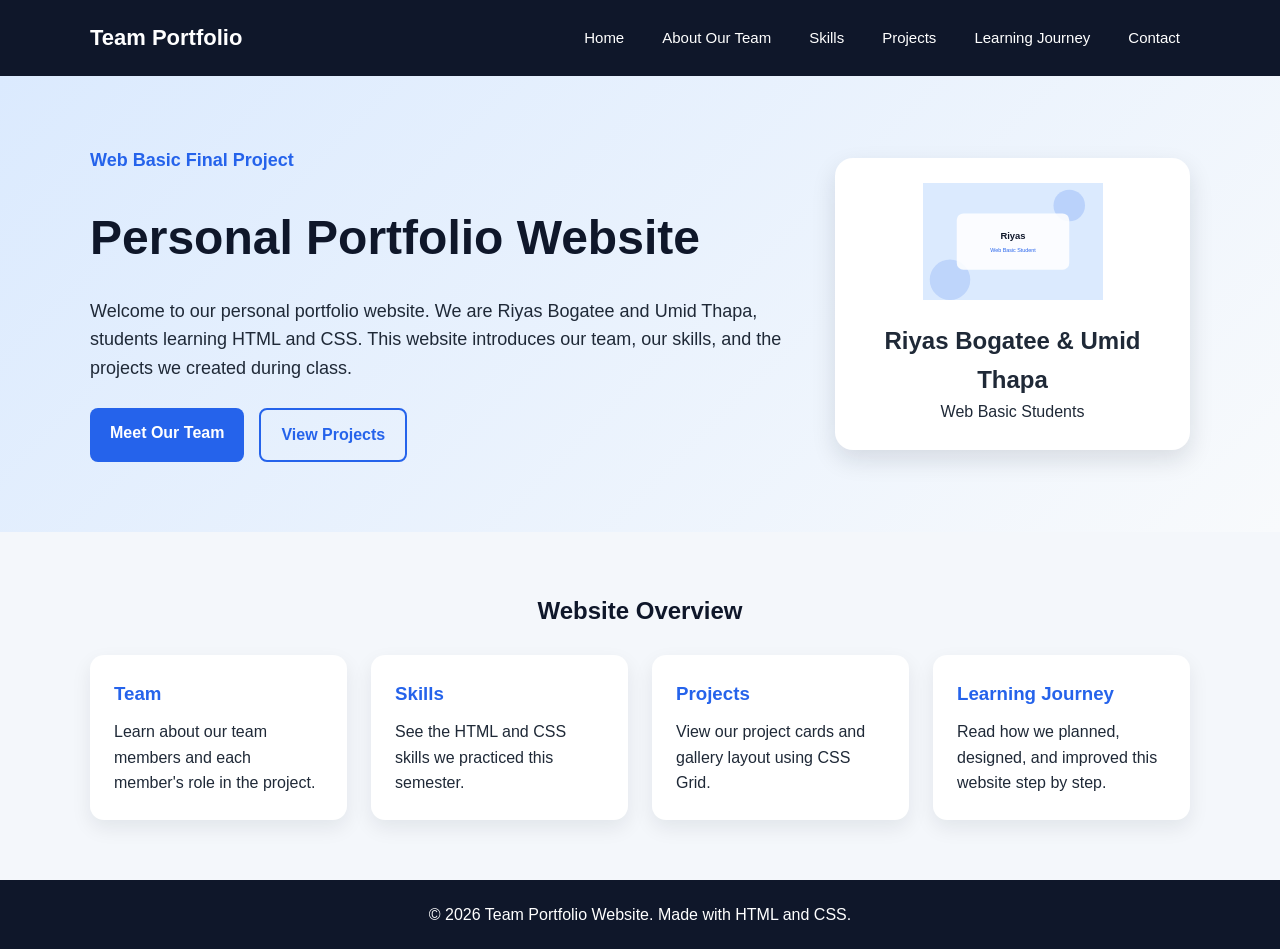
<file: index.html>
<!DOCTYPE html>
<html lang="en">
<head>
    <meta charset="UTF-8">
    <meta name="viewport" content="width=device-width, initial-scale=1.0">
    <title>Home | Personal Portfolio Website</title>
    <link rel="stylesheet" href="css/style.css">
</head>
<body>

<header class="site-header">
    <div class="container nav-wrapper">
        <a class="logo" href="index.html">Team Portfolio</a>

        <nav class="nav-menu">
            <a href="index.html">Home</a>
            <a href="about.html">About Our Team</a>
            <a href="skills.html">Skills</a>
            <a href="projects.html">Projects</a>
            <a href="journey.html">Learning Journey</a>
            <a href="contact.html">Contact</a>
        </nav>
    </div>
</header>


<main>
    <section class="hero">
        <div class="container hero-grid">
            <div class="hero-text">
                <p class="small-title">Web Basic Final Project</p>
                <h1>Personal Portfolio Website</h1>
                <p>
                    Welcome to our personal portfolio website. We are Riyas Bogatee and Umid Thapa,
                    students learning HTML and CSS. This website introduces our team, our skills,
                    and the projects we created during class.
                </p>
                <div class="hero-buttons">
                    <a class="btn primary" href="about.html">Meet Our Team</a>
                    <a class="btn secondary" href="projects.html">View Projects</a>
                </div>
            </div>

            <div class="hero-card">
                <img src="images/profile.svg" alt="Profile illustration">
                <h2>Riyas Bogatee & Umid Thapa</h2>
                <p>Web Basic Students</p>
            </div>
        </div>
    </section>

    <section class="container intro-section">
        <h2>Website Overview</h2>
        <div class="overview-grid">
            <article>
                <h3>Team</h3>
                <p>Learn about our team members and each member's role in the project.</p>
            </article>
            <article>
                <h3>Skills</h3>
                <p>See the HTML and CSS skills we practiced this semester.</p>
            </article>
            <article>
                <h3>Projects</h3>
                <p>View our project cards and gallery layout using CSS Grid.</p>
            </article>
            <article>
                <h3>Learning Journey</h3>
                <p>Read how we planned, designed, and improved this website step by step.</p>
            </article>
        </div>
    </section>
</main>


<footer class="site-footer">
    <p>&copy; 2026 Team Portfolio Website. Made with HTML and CSS.</p>
</footer>

</body>
</html>
</file>
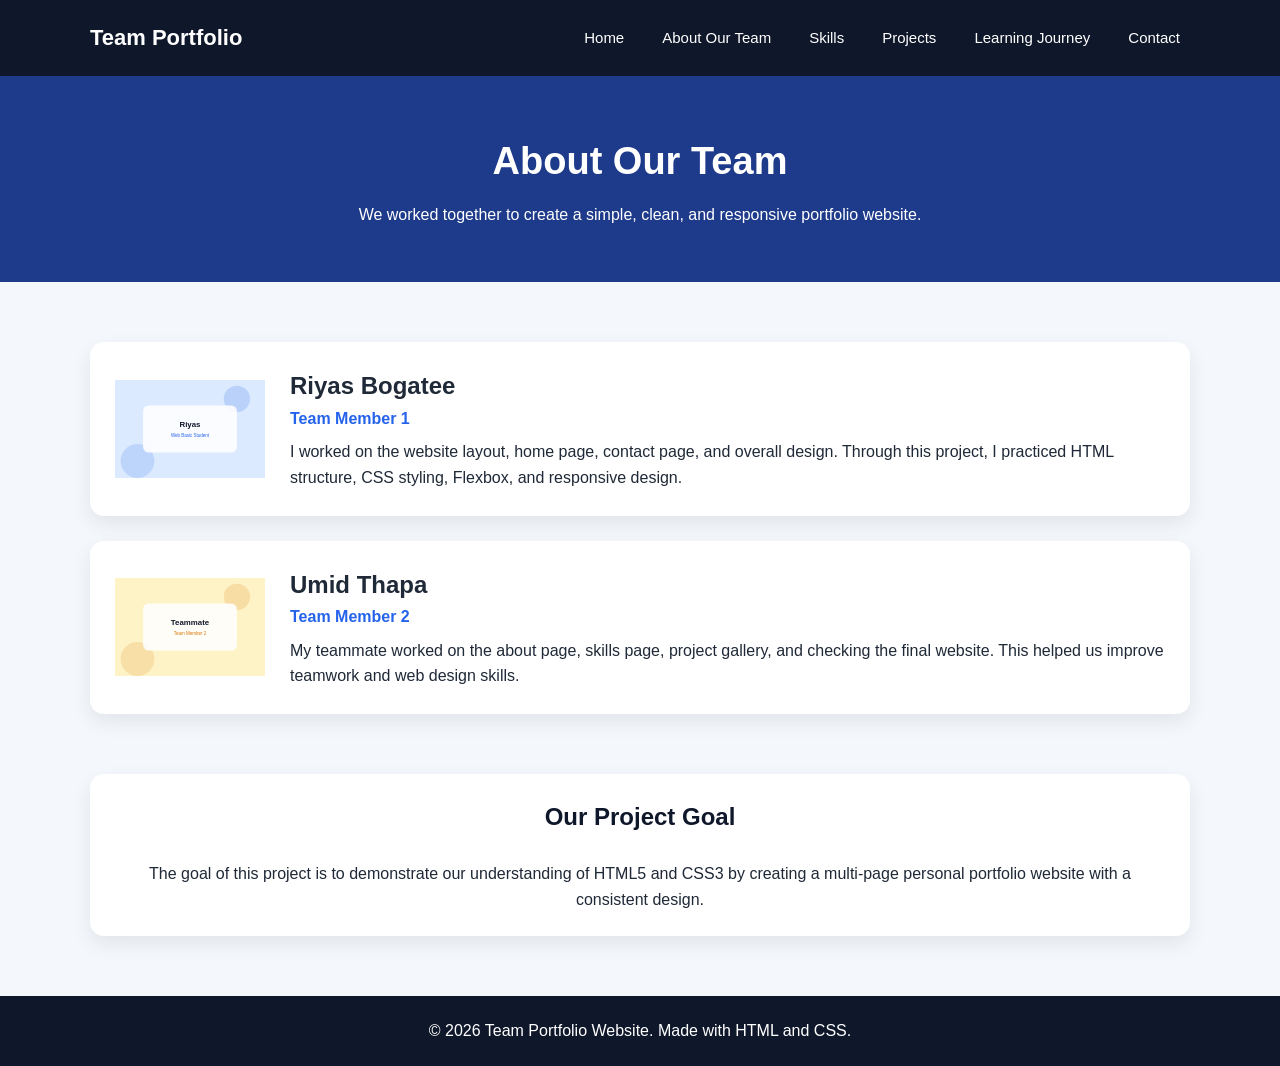
<file: about.html>
<!DOCTYPE html>
<html lang="en">
<head>
    <meta charset="UTF-8">
    <meta name="viewport" content="width=device-width, initial-scale=1.0">
    <title>About Our Team | Personal Portfolio Website</title>
    <link rel="stylesheet" href="css/style.css">
</head>
<body>

<header class="site-header">
    <div class="container nav-wrapper">
        <a class="logo" href="index.html">Team Portfolio</a>

        <nav class="nav-menu">
            <a href="index.html">Home</a>
            <a href="about.html">About Our Team</a>
            <a href="skills.html">Skills</a>
            <a href="projects.html">Projects</a>
            <a href="journey.html">Learning Journey</a>
            <a href="contact.html">Contact</a>
        </nav>
    </div>
</header>


<main>
    <section class="page-banner">
        <div class="container">
            <h1>About Our Team</h1>
            <p>We worked together to create a simple, clean, and responsive portfolio website.</p>
        </div>
    </section>

    <section class="container team-section">
        <div class="team-card">
            <img src="images/profile.svg" alt="Riyas profile image">
            <div>
                <h2>Riyas Bogatee</h2>
                <p class="role">Team Member 1</p>
                <p>
                    I worked on the website layout, home page, contact page, and overall design.
                    Through this project, I practiced HTML structure, CSS styling, Flexbox, and responsive design.
                </p>
            </div>
        </div>

        <div class="team-card">
            <img src="images/teammate.svg" alt="Teammate profile image">
            <div>
                <h2>Umid Thapa</h2>
                <p class="role">Team Member 2</p>
                <p>
                    My teammate worked on the about page, skills page, project gallery, and checking the final website.
                    This helped us improve teamwork and web design skills.
                </p>
            </div>
        </div>
    </section>

    <section class="container mission-box">
        <h2>Our Project Goal</h2>
        <p>
            The goal of this project is to demonstrate our understanding of HTML5 and CSS3 by creating
            a multi-page personal portfolio website with a consistent design.
        </p>
    </section>
</main>


<footer class="site-footer">
    <p>&copy; 2026 Team Portfolio Website. Made with HTML and CSS.</p>
</footer>

</body>
</html>
</file>
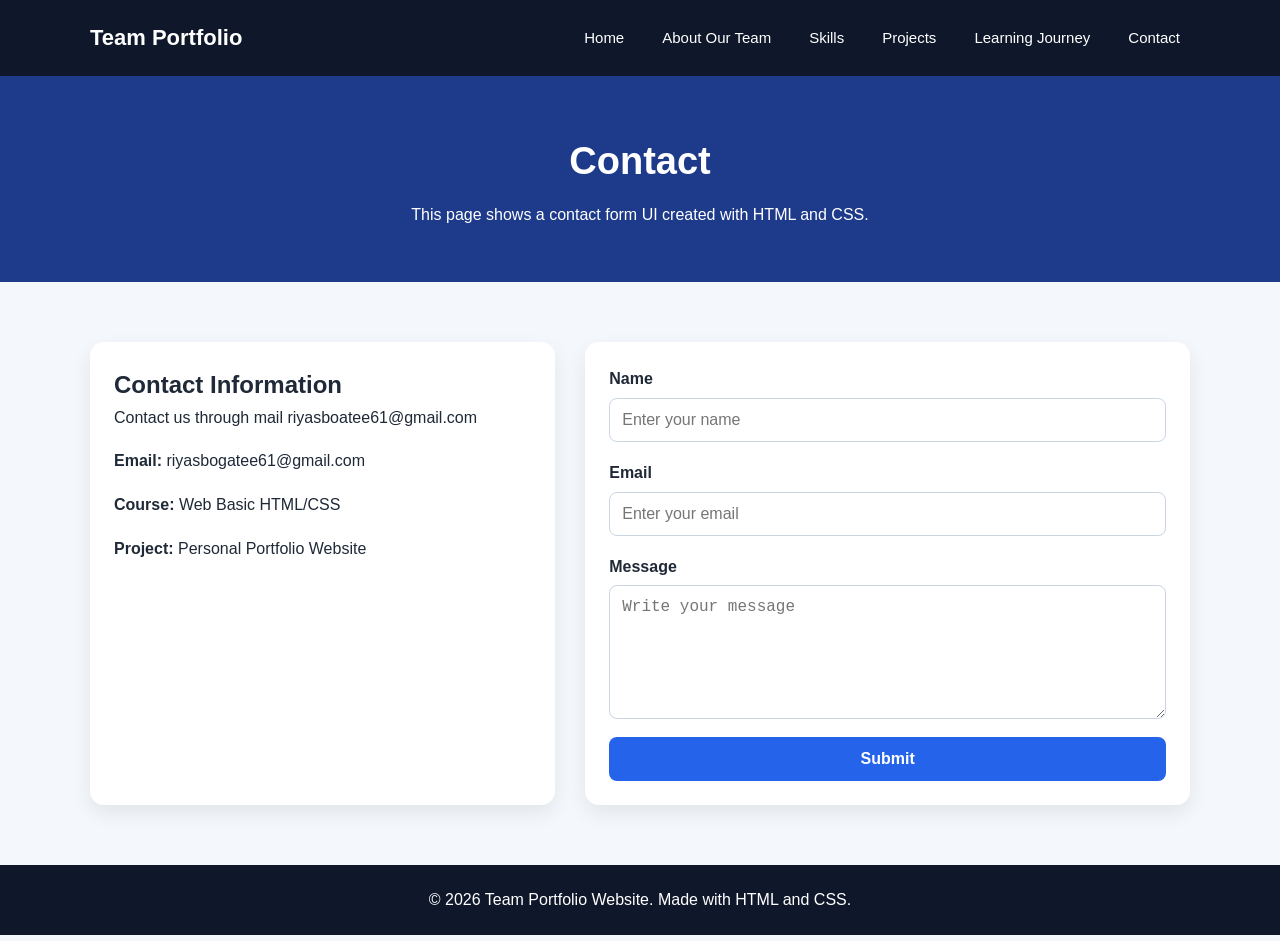
<file: contact.html>
<!DOCTYPE html>
<html lang="en">
<head>
    <meta charset="UTF-8">
    <meta name="viewport" content="width=device-width, initial-scale=1.0">
    <title>Contact | Personal Portfolio Website</title>
    <link rel="stylesheet" href="css/style.css">
</head>
<body>

<header class="site-header">
    <div class="container nav-wrapper">
        <a class="logo" href="index.html">Team Portfolio</a>

        <nav class="nav-menu">
            <a href="index.html">Home</a>
            <a href="about.html">About Our Team</a>
            <a href="skills.html">Skills</a>
            <a href="projects.html">Projects</a>
            <a href="journey.html">Learning Journey</a>
            <a href="contact.html">Contact</a>
        </nav>
    </div>
</header>


<main>
    <section class="page-banner">
        <div class="container">
            <h1>Contact</h1>
            <p>This page shows a contact form UI created with HTML and CSS.</p>
        </div>
    </section>

    <section class="container contact-layout">
        <div class="contact-info">
            <h2>Contact Information</h2>
            <p>Contact us through mail riyasboatee61@gmail.com</p>

            <div class="info-item">
                <strong>Email:</strong>
                <span>riyasbogatee61@gmail.com</span>
            </div>

            <div class="info-item">
                <strong>Course:</strong>
                <span>Web Basic HTML/CSS</span>
            </div>

            <div class="info-item">
                <strong>Project:</strong>
                <span>Personal Portfolio Website</span>
            </div>
        </div>

        <form class="contact-form">
            <label for="name">Name</label>
            <input type="text" id="name" name="name" placeholder="Enter your name">

            <label for="email">Email</label>
            <input type="email" id="email" name="email" placeholder="Enter your email">

            <label for="message">Message</label>
            <textarea id="message" name="message" rows="6" placeholder="Write your message"></textarea>

            <button type="submit">Submit</button>
        </form>
    </section>
</main>


<footer class="site-footer">
    <p>&copy; 2026 Team Portfolio Website. Made with HTML and CSS.</p>
</footer>

</body>
</html>
</file>
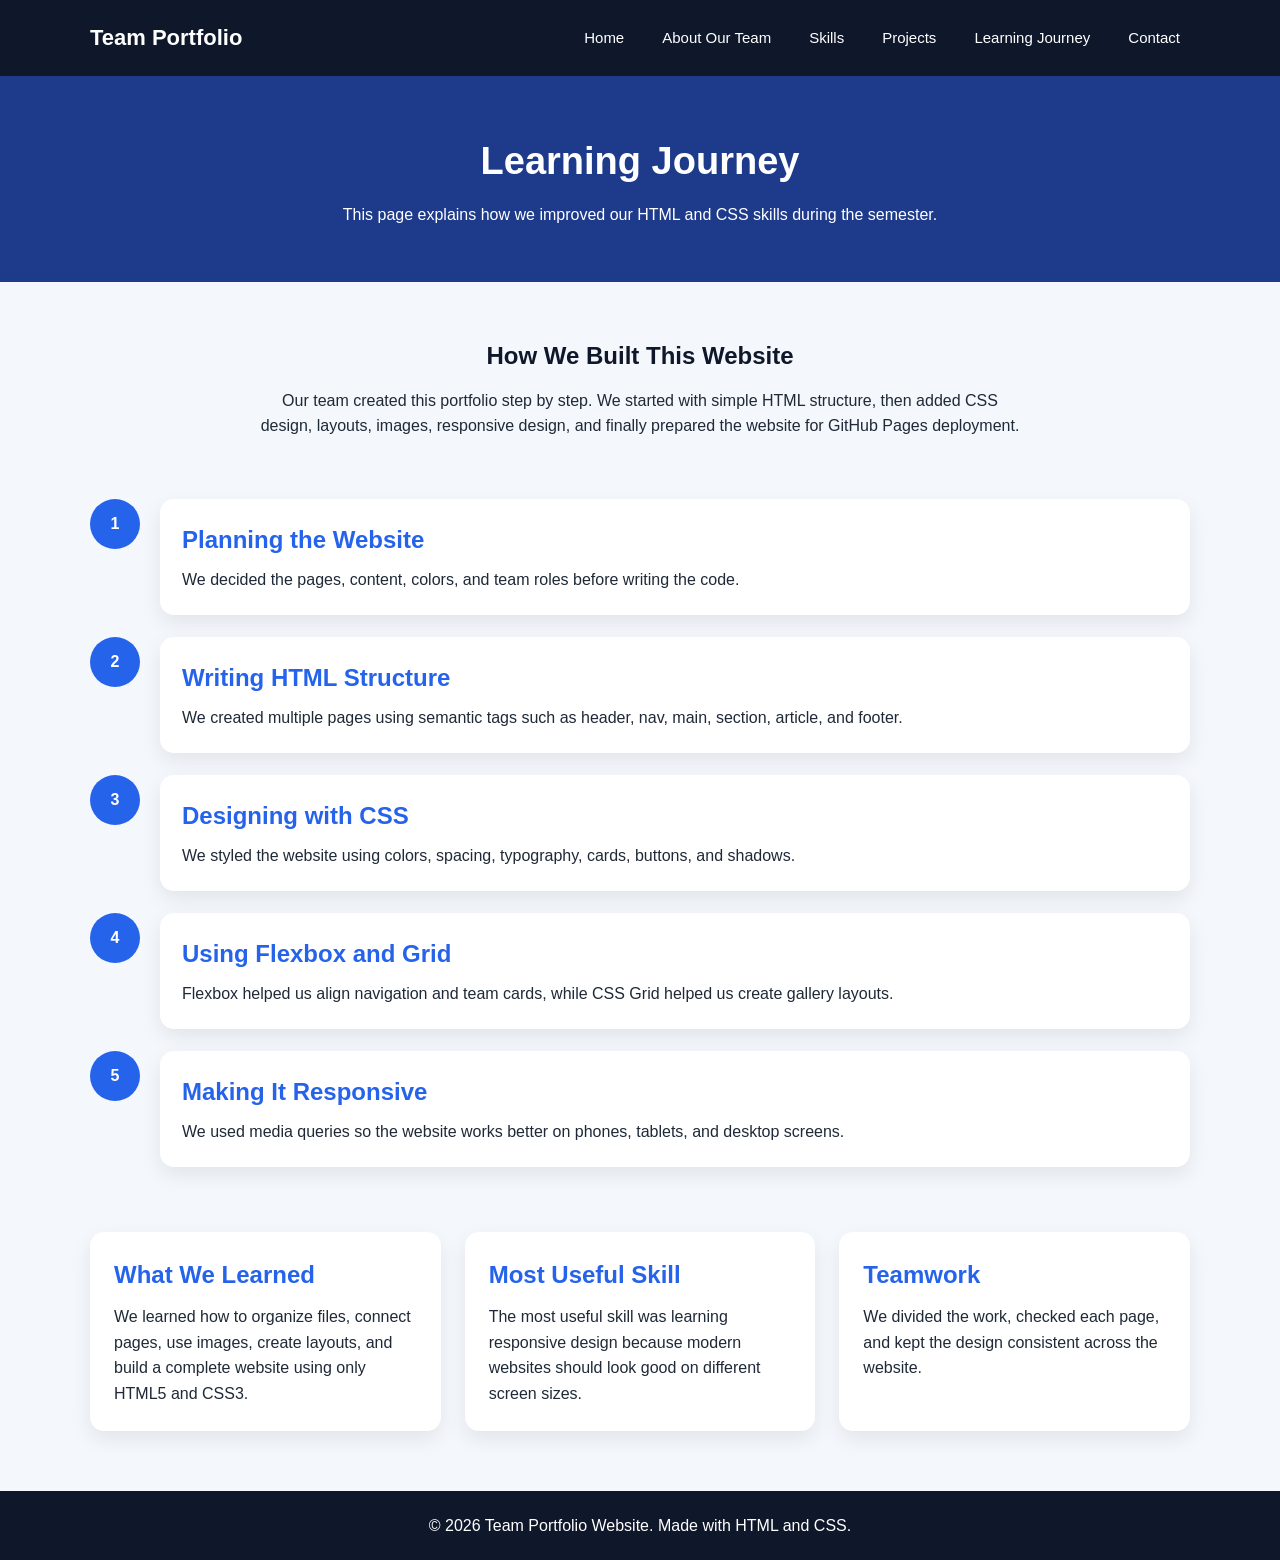
<file: journey.html>
<!DOCTYPE html>
<html lang="en">
<head>
    <meta charset="UTF-8">
    <meta name="viewport" content="width=device-width, initial-scale=1.0">
    <title>Learning Journey | Personal Portfolio Website</title>
    <link rel="stylesheet" href="css/style.css">
</head>
<body>

<header class="site-header">
    <div class="container nav-wrapper">
        <a class="logo" href="index.html">Team Portfolio</a>

        <nav class="nav-menu">
            <a href="index.html">Home</a>
            <a href="about.html">About Our Team</a>
            <a href="skills.html">Skills</a>
            <a href="projects.html">Projects</a>
            <a href="journey.html">Learning Journey</a>
            <a href="contact.html">Contact</a>
        </nav>
    </div>
</header>


<main>
    <section class="page-banner">
        <div class="container">
            <h1>Learning Journey</h1>
            <p>This page explains how we improved our HTML and CSS skills during the semester.</p>
        </div>
    </section>

    <section class="container journey-intro">
        <h2>How We Built This Website</h2>
        <p>
            Our team created this portfolio step by step. We started with simple HTML structure,
            then added CSS design, layouts, images, responsive design, and finally prepared the
            website for GitHub Pages deployment.
        </p>
    </section>

    <section class="container timeline-section">
        <div class="timeline-item">
            <div class="timeline-number">1</div>
            <div class="timeline-content">
                <h2>Planning the Website</h2>
                <p>We decided the pages, content, colors, and team roles before writing the code.</p>
            </div>
        </div>

        <div class="timeline-item">
            <div class="timeline-number">2</div>
            <div class="timeline-content">
                <h2>Writing HTML Structure</h2>
                <p>We created multiple pages using semantic tags such as header, nav, main, section, article, and footer.</p>
            </div>
        </div>

        <div class="timeline-item">
            <div class="timeline-number">3</div>
            <div class="timeline-content">
                <h2>Designing with CSS</h2>
                <p>We styled the website using colors, spacing, typography, cards, buttons, and shadows.</p>
            </div>
        </div>

        <div class="timeline-item">
            <div class="timeline-number">4</div>
            <div class="timeline-content">
                <h2>Using Flexbox and Grid</h2>
                <p>Flexbox helped us align navigation and team cards, while CSS Grid helped us create gallery layouts.</p>
            </div>
        </div>

        <div class="timeline-item">
            <div class="timeline-number">5</div>
            <div class="timeline-content">
                <h2>Making It Responsive</h2>
                <p>We used media queries so the website works better on phones, tablets, and desktop screens.</p>
            </div>
        </div>
    </section>

    <section class="container reflection-grid">
        <article>
            <h2>What We Learned</h2>
            <p>
                We learned how to organize files, connect pages, use images, create layouts,
                and build a complete website using only HTML5 and CSS3.
            </p>
        </article>

        <article>
            <h2>Most Useful Skill</h2>
            <p>
                The most useful skill was learning responsive design because modern websites
                should look good on different screen sizes.
            </p>
        </article>

        <article>
            <h2>Teamwork</h2>
            <p>
                We divided the work, checked each page, and kept the design consistent across the website.
            </p>
        </article>
    </section>
</main>


<footer class="site-footer">
    <p>&copy; 2026 Team Portfolio Website. Made with HTML and CSS.</p>
</footer>

</body>
</html>
</file>
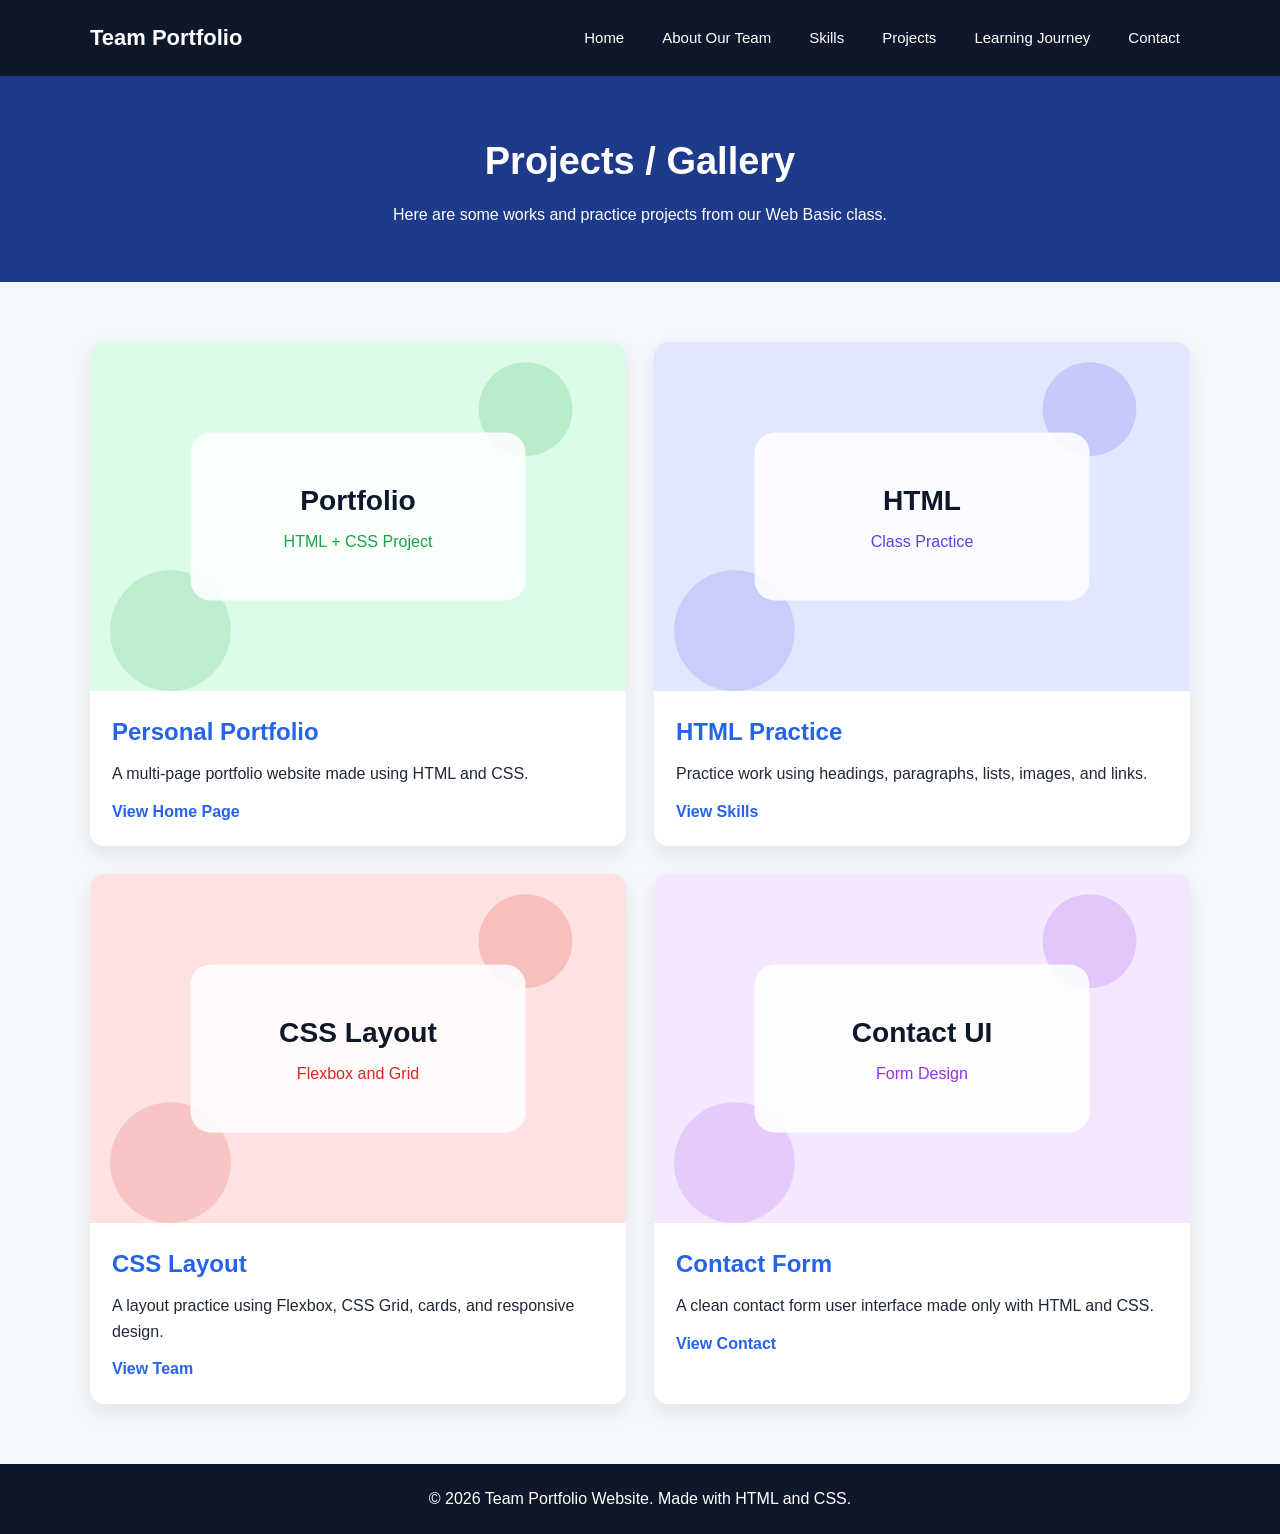
<file: projects.html>
<!DOCTYPE html>
<html lang="en">
<head>
    <meta charset="UTF-8">
    <meta name="viewport" content="width=device-width, initial-scale=1.0">
    <title>Projects | Personal Portfolio Website</title>
    <link rel="stylesheet" href="css/style.css">
</head>
<body>

<header class="site-header">
    <div class="container nav-wrapper">
        <a class="logo" href="index.html">Team Portfolio</a>

        <nav class="nav-menu">
            <a href="index.html">Home</a>
            <a href="about.html">About Our Team</a>
            <a href="skills.html">Skills</a>
            <a href="projects.html">Projects</a>
            <a href="journey.html">Learning Journey</a>
            <a href="contact.html">Contact</a>
        </nav>
    </div>
</header>


<main>
    <section class="page-banner">
        <div class="container">
            <h1>Projects / Gallery</h1>
            <p>Here are some works and practice projects from our Web Basic class.</p>
        </div>
    </section>

    <section class="container project-grid">
        <article class="project-card">
            <img src="images/project1.svg" alt="Portfolio website project">
            <div class="project-content">
                <h2>Personal Portfolio</h2>
                <p>A multi-page portfolio website made using HTML and CSS.</p>
                <a href="index.html">View Home Page</a>
            </div>
        </article>

        <article class="project-card">
            <img src="images/project2.svg" alt="HTML practice project">
            <div class="project-content">
                <h2>HTML Practice</h2>
                <p>Practice work using headings, paragraphs, lists, images, and links.</p>
                <a href="skills.html">View Skills</a>
            </div>
        </article>

        <article class="project-card">
            <img src="images/project3.svg" alt="CSS layout project">
            <div class="project-content">
                <h2>CSS Layout</h2>
                <p>A layout practice using Flexbox, CSS Grid, cards, and responsive design.</p>
                <a href="about.html">View Team</a>
            </div>
        </article>

        <article class="project-card">
            <img src="images/project4.svg" alt="Contact form project">
            <div class="project-content">
                <h2>Contact Form</h2>
                <p>A clean contact form user interface made only with HTML and CSS.</p>
                <a href="contact.html">View Contact</a>
            </div>
        </article>
    </section>
</main>


<footer class="site-footer">
    <p>&copy; 2026 Team Portfolio Website. Made with HTML and CSS.</p>
</footer>

</body>
</html>
</file>
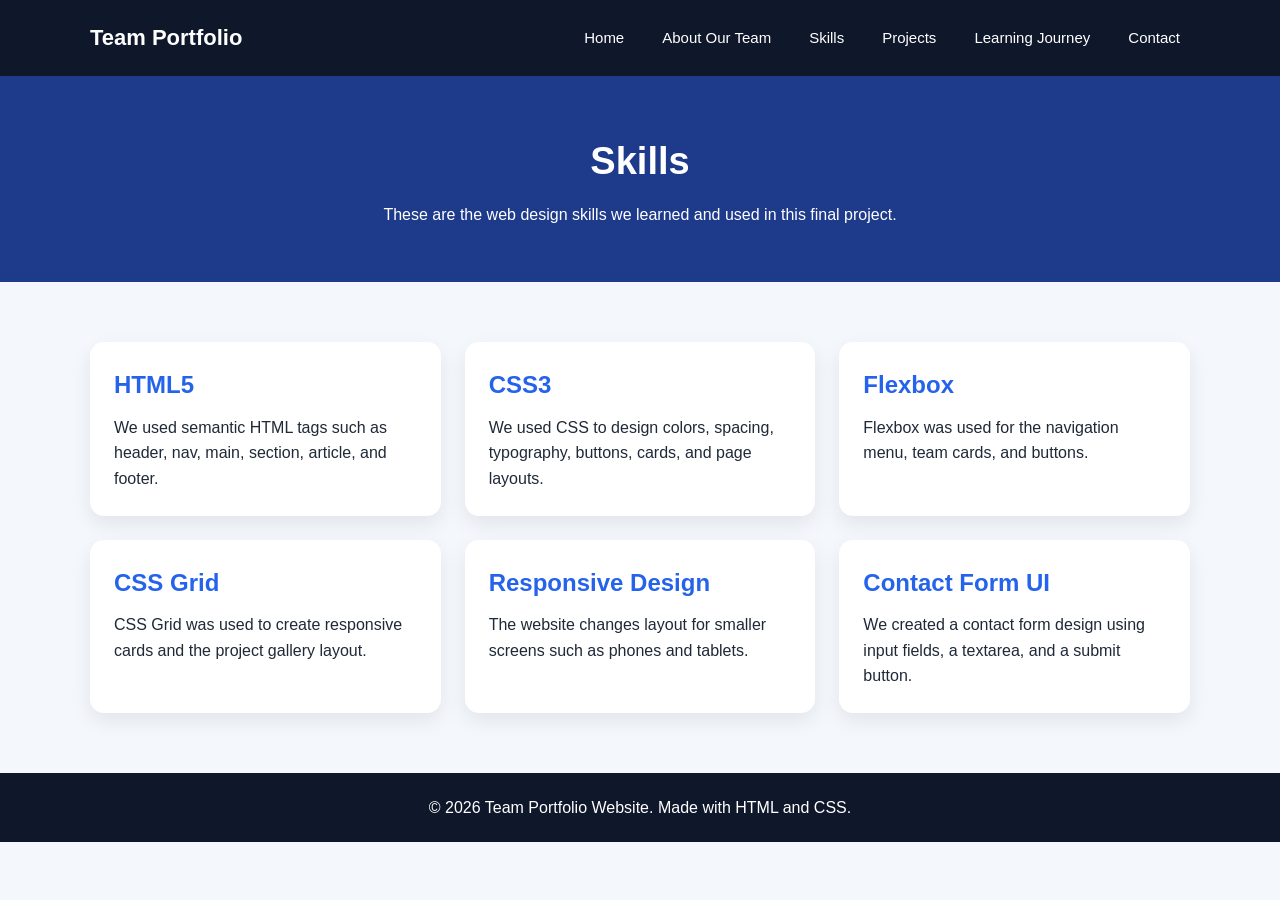
<file: skills.html>
<!DOCTYPE html>
<html lang="en">
<head>
    <meta charset="UTF-8">
    <meta name="viewport" content="width=device-width, initial-scale=1.0">
    <title>Skills | Personal Portfolio Website</title>
    <link rel="stylesheet" href="css/style.css">
</head>
<body>

<header class="site-header">
    <div class="container nav-wrapper">
        <a class="logo" href="index.html">Team Portfolio</a>

        <nav class="nav-menu">
            <a href="index.html">Home</a>
            <a href="about.html">About Our Team</a>
            <a href="skills.html">Skills</a>
            <a href="projects.html">Projects</a>
            <a href="journey.html">Learning Journey</a>
            <a href="contact.html">Contact</a>
        </nav>
    </div>
</header>


<main>
    <section class="page-banner">
        <div class="container">
            <h1>Skills</h1>
            <p>These are the web design skills we learned and used in this final project.</p>
        </div>
    </section>

    <section class="container skills-layout">
        <div class="skill-box">
            <h2>HTML5</h2>
            <p>We used semantic HTML tags such as header, nav, main, section, article, and footer.</p>
        </div>

        <div class="skill-box">
            <h2>CSS3</h2>
            <p>We used CSS to design colors, spacing, typography, buttons, cards, and page layouts.</p>
        </div>

        <div class="skill-box">
            <h2>Flexbox</h2>
            <p>Flexbox was used for the navigation menu, team cards, and buttons.</p>
        </div>

        <div class="skill-box">
            <h2>CSS Grid</h2>
            <p>CSS Grid was used to create responsive cards and the project gallery layout.</p>
        </div>

        <div class="skill-box">
            <h2>Responsive Design</h2>
            <p>The website changes layout for smaller screens such as phones and tablets.</p>
        </div>

        <div class="skill-box">
            <h2>Contact Form UI</h2>
            <p>We created a contact form design using input fields, a textarea, and a submit button.</p>
        </div>
    </section>
</main>


<footer class="site-footer">
    <p>&copy; 2026 Team Portfolio Website. Made with HTML and CSS.</p>
</footer>

</body>
</html>
</file>
<file: css/style.css>
* {
    margin: 0;
    padding: 0;
    box-sizing: border-box;
}

body {
    font-family: Arial, Helvetica, sans-serif;
    background-color: #f4f7fb;
    color: #1f2937;
    line-height: 1.6;
}

.container {
    width: 90%;
    max-width: 1100px;
    margin: 0 auto;
}

.site-header {
    background-color: #0f172a;
    color: white;
    padding: 18px 0;
    position: sticky;
    top: 0;
    z-index: 10;
}

.nav-wrapper {
    display: flex;
    justify-content: space-between;
    align-items: center;
    gap: 20px;
}

.logo {
    color: white;
    text-decoration: none;
    font-size: 22px;
    font-weight: bold;
}

.nav-menu {
    display: flex;
    gap: 18px;
    flex-wrap: wrap;
}

.nav-menu a {
    color: white;
    text-decoration: none;
    font-size: 15px;
    padding: 8px 10px;
    border-radius: 6px;
    transition: 0.3s;
}

.nav-menu a:hover {
    background-color: #2563eb;
}

.hero {
    padding: 70px 0;
    background: linear-gradient(135deg, #dbeafe, #f8fafc);
}

.hero-grid {
    display: grid;
    grid-template-columns: 2fr 1fr;
    gap: 35px;
    align-items: center;
}

.small-title {
    color: #2563eb;
    font-weight: bold;
    margin-bottom: 10px;
}

.hero-text h1 {
    font-size: 48px;
    color: #0f172a;
    margin-bottom: 20px;
}

.hero-text p {
    font-size: 18px;
    margin-bottom: 25px;
}

.hero-buttons {
    display: flex;
    gap: 15px;
    flex-wrap: wrap;
}

.btn {
    display: inline-block;
    text-decoration: none;
    padding: 12px 20px;
    border-radius: 8px;
    font-weight: bold;
}

.primary {
    background-color: #2563eb;
    color: white;
}

.secondary {
    border: 2px solid #2563eb;
    color: #2563eb;
}

.hero-card {
    background-color: white;
    padding: 25px;
    border-radius: 18px;
    text-align: center;
    box-shadow: 0 10px 25px rgba(15, 23, 42, 0.12);
}

.hero-card img {
    width: 180px;
    margin-bottom: 15px;
}

.intro-section {
    padding: 60px 0;
}

.intro-section h2,
.mission-box h2 {
    text-align: center;
    margin-bottom: 25px;
    color: #0f172a;
}

.overview-grid {
    display: grid;
    grid-template-columns: repeat(4, 1fr);
    gap: 24px;
}

.overview-grid article,
.skill-box,
.project-card,
.contact-info,
.contact-form,
.mission-box {
    background-color: white;
    border-radius: 14px;
    padding: 24px;
    box-shadow: 0 8px 20px rgba(15, 23, 42, 0.08);
}

.overview-grid h3,
.skill-box h2,
.project-card h2 {
    color: #2563eb;
    margin-bottom: 10px;
}

.page-banner {
    background-color: #1e3a8a;
    color: white;
    padding: 55px 0;
    text-align: center;
}

.page-banner h1 {
    font-size: 38px;
    margin-bottom: 10px;
}

.team-section {
    padding: 60px 0;
    display: flex;
    flex-direction: column;
    gap: 25px;
}

.team-card {
    display: flex;
    align-items: center;
    gap: 25px;
    background-color: white;
    padding: 25px;
    border-radius: 14px;
    box-shadow: 0 8px 20px rgba(15, 23, 42, 0.08);
}

.team-card img {
    width: 150px;
}

.role {
    color: #2563eb;
    font-weight: bold;
    margin-bottom: 8px;
}

.mission-box {
    margin-bottom: 60px;
    text-align: center;
}

.skills-layout {
    padding: 60px 0;
    display: grid;
    grid-template-columns: repeat(3, 1fr);
    gap: 24px;
}

.project-grid {
    padding: 60px 0;
    display: grid;
    grid-template-columns: repeat(2, 1fr);
    gap: 28px;
}

.project-card {
    overflow: hidden;
    padding: 0;
}

.project-card img {
    width: 100%;
    display: block;
}

.project-content {
    padding: 22px;
}

.project-content a {
    display: inline-block;
    margin-top: 12px;
    color: #2563eb;
    font-weight: bold;
    text-decoration: none;
}

.contact-layout {
    padding: 60px 0;
    display: grid;
    grid-template-columns: 1fr 1.3fr;
    gap: 30px;
}

.info-item {
    margin-top: 18px;
}

.contact-form {
    display: flex;
    flex-direction: column;
}

.contact-form label {
    font-weight: bold;
    margin-bottom: 6px;
}

.contact-form input,
.contact-form textarea {
    padding: 12px;
    margin-bottom: 18px;
    border: 1px solid #cbd5e1;
    border-radius: 8px;
    font-size: 16px;
}

.contact-form button {
    background-color: #2563eb;
    color: white;
    border: none;
    padding: 13px;
    border-radius: 8px;
    font-size: 16px;
    font-weight: bold;
    cursor: pointer;
}

.contact-form button:hover {
    background-color: #1d4ed8;
}

.site-footer {
    background-color: #0f172a;
    color: white;
    text-align: center;
    padding: 22px;
}


.journey-intro {
    padding: 55px 0 25px;
    text-align: center;
}

.journey-intro h2 {
    color: #0f172a;
    margin-bottom: 12px;
}

.journey-intro p {
    max-width: 760px;
    margin: 0 auto;
}

.timeline-section {
    padding: 35px 0 45px;
    display: flex;
    flex-direction: column;
    gap: 22px;
}

.timeline-item {
    display: flex;
    align-items: flex-start;
    gap: 20px;
}

.timeline-number {
    width: 50px;
    height: 50px;
    background-color: #2563eb;
    color: white;
    border-radius: 50%;
    display: flex;
    justify-content: center;
    align-items: center;
    font-weight: bold;
    flex-shrink: 0;
}

.timeline-content {
    background-color: white;
    border-radius: 14px;
    padding: 22px;
    box-shadow: 0 8px 20px rgba(15, 23, 42, 0.08);
    width: 100%;
}

.timeline-content h2 {
    color: #2563eb;
    margin-bottom: 8px;
}

.reflection-grid {
    padding: 20px 0 60px;
    display: grid;
    grid-template-columns: repeat(3, 1fr);
    gap: 24px;
}

.reflection-grid article {
    background-color: white;
    border-radius: 14px;
    padding: 24px;
    box-shadow: 0 8px 20px rgba(15, 23, 42, 0.08);
}

.reflection-grid h2 {
    color: #2563eb;
    margin-bottom: 10px;
}

/* Responsive Design using Media Queries */
@media (max-width: 768px) {
    .nav-wrapper {
        flex-direction: column;
        align-items: flex-start;
    }

    .nav-menu {
        width: 100%;
        flex-direction: column;
        gap: 8px;
    }

    .hero-grid,
    .overview-grid,
    .skills-layout,
    .project-grid,
    .contact-layout,
    .reflection-grid {
        grid-template-columns: 1fr;
    }

    .hero-text h1 {
        font-size: 36px;
    }

    .team-card {
        flex-direction: column;
        text-align: center;
    }

    .timeline-item {
        flex-direction: column;
    }

}
</file>
